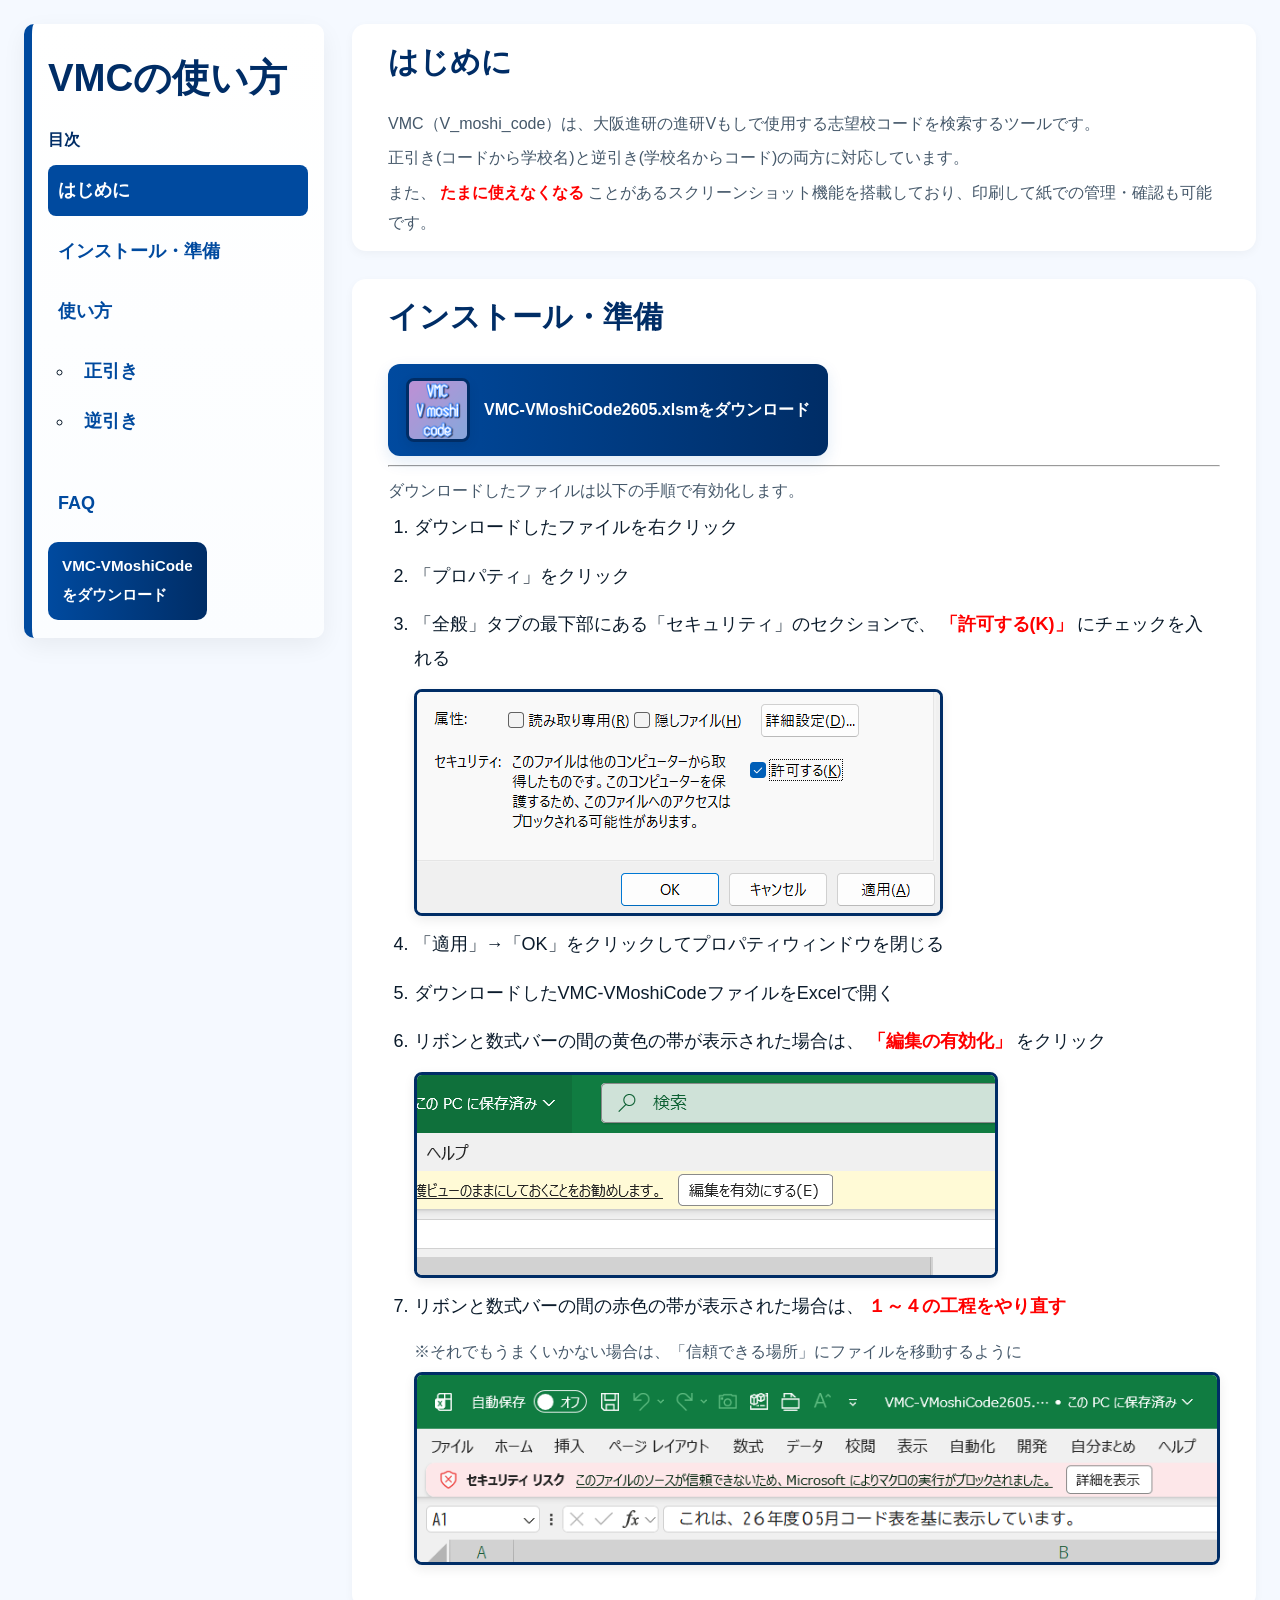
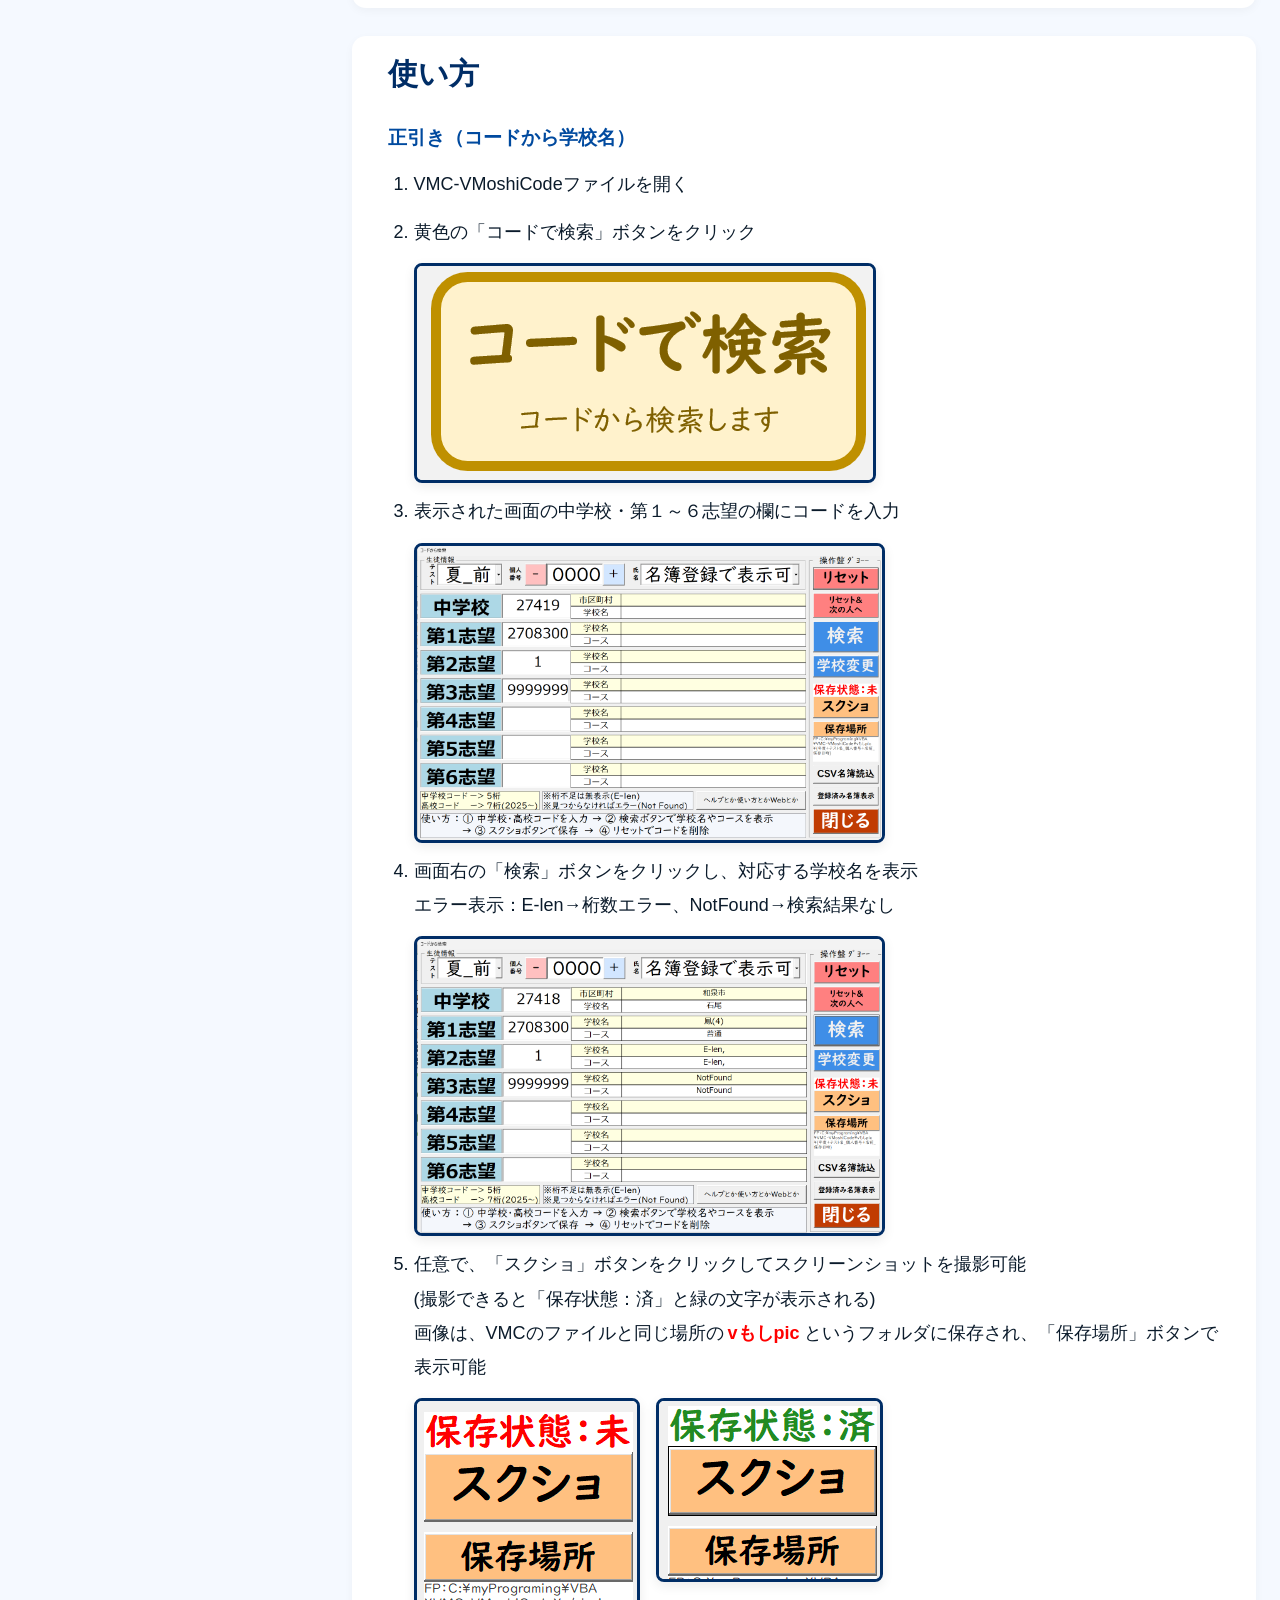
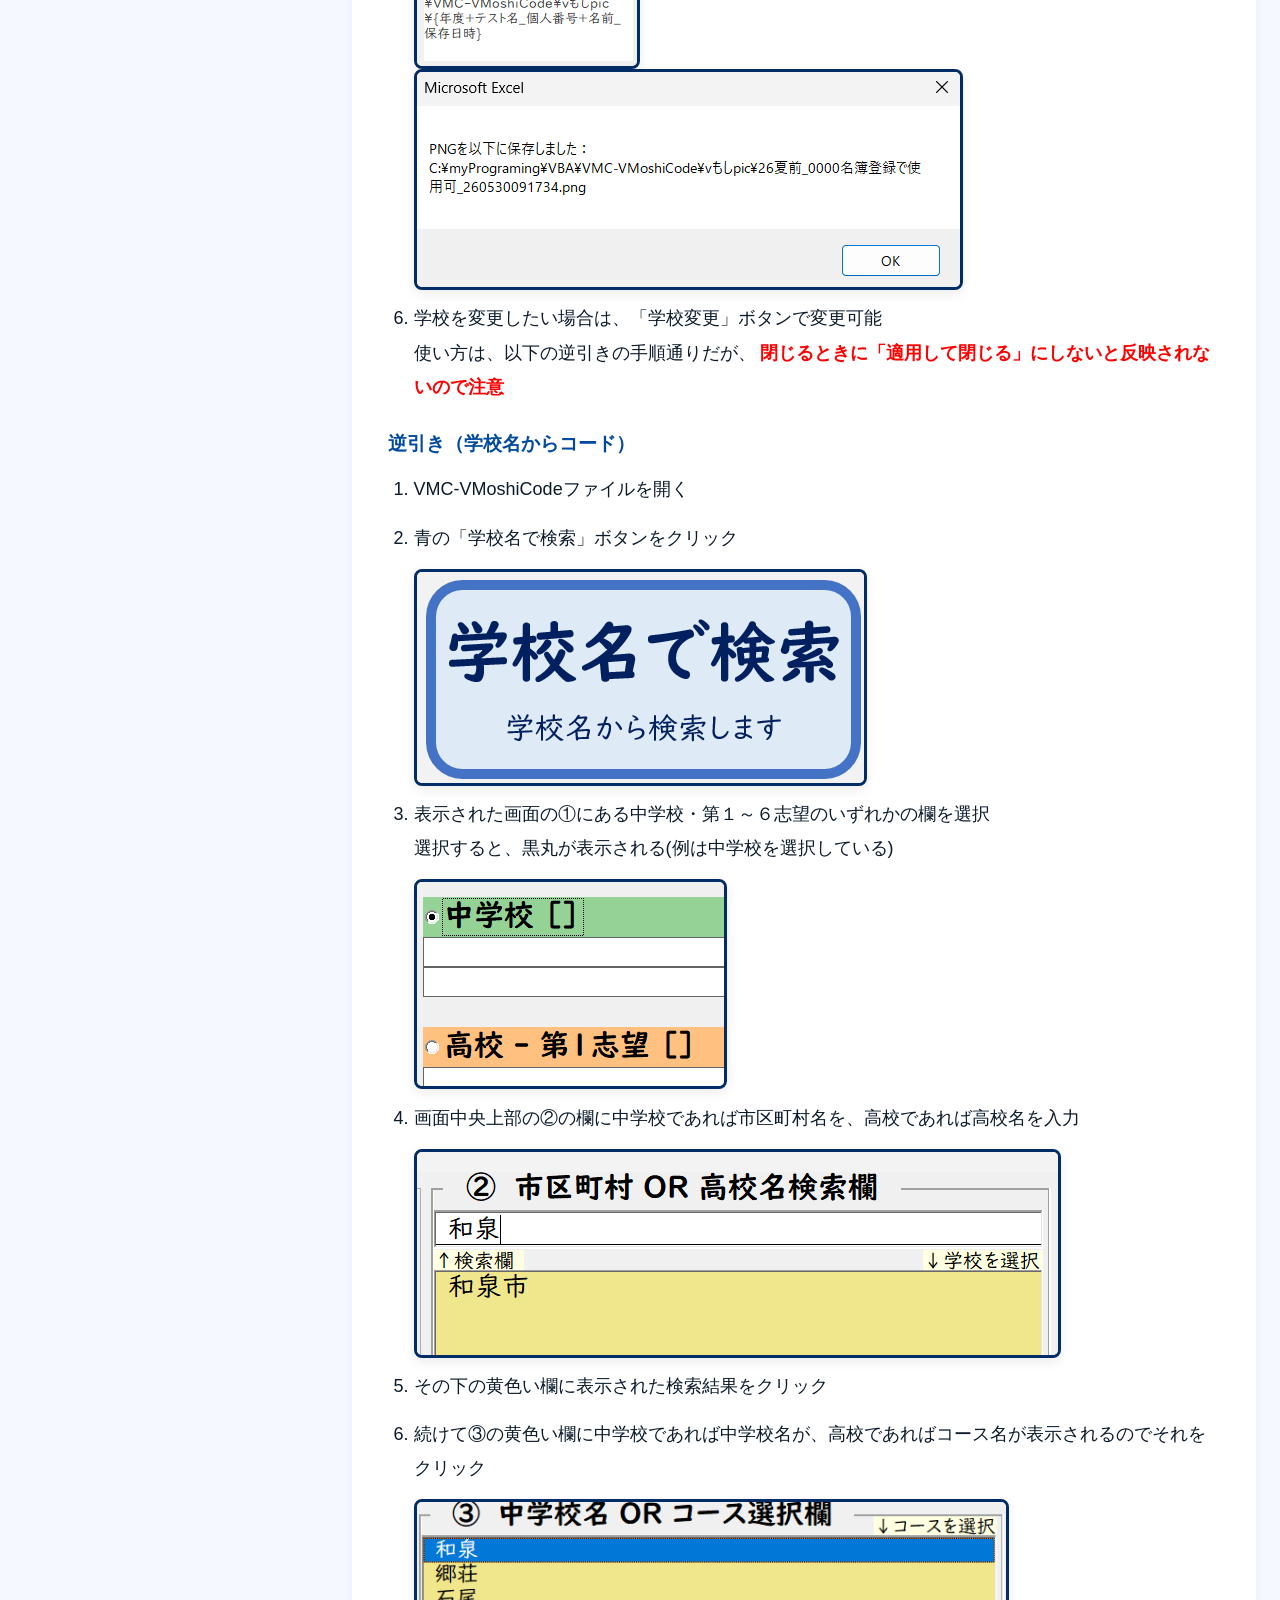
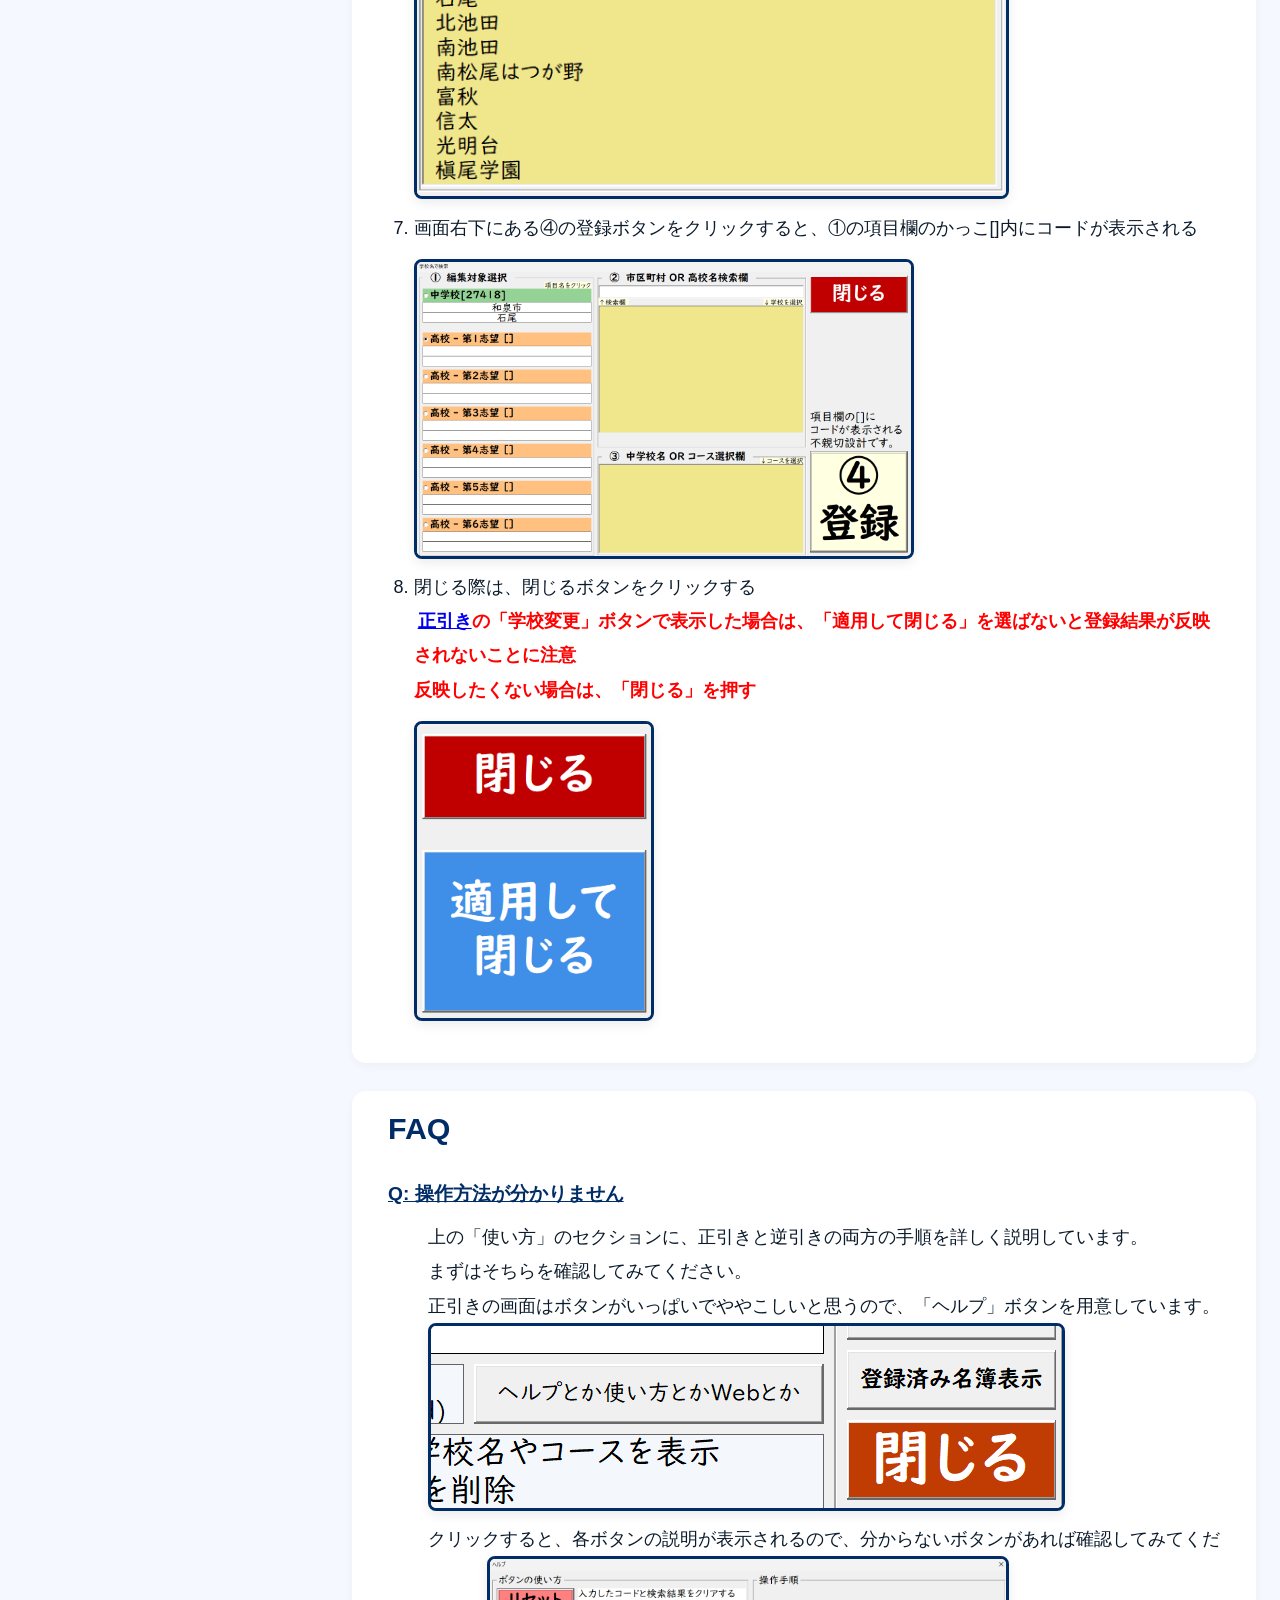
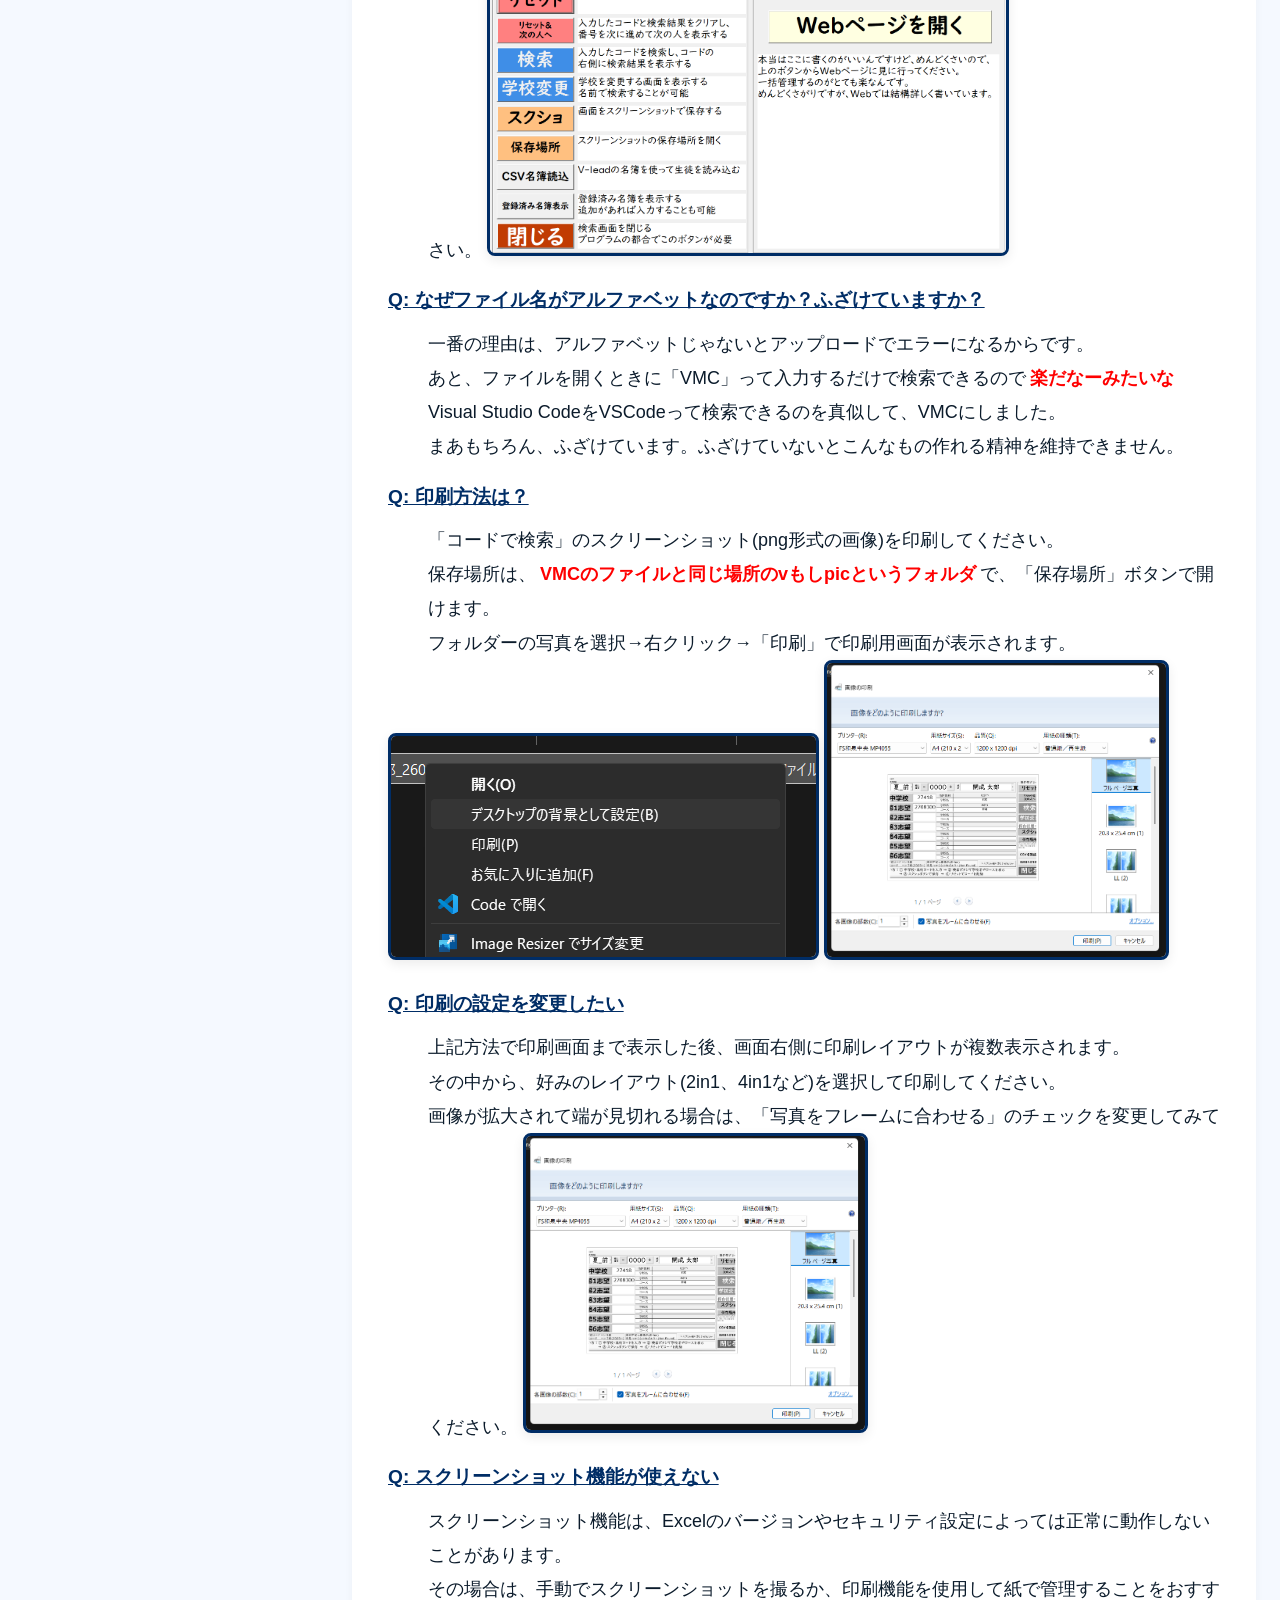
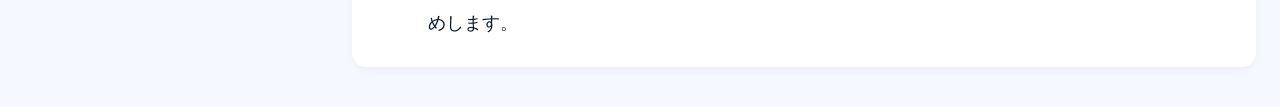
<file: docs/index.html>
<!doctype html>
<html lang="ja">

<head>
    <meta charset="UTF-8" />
    <meta name="viewport" content="width=device-width, initial-scale=1.0" />
    <link rel="icon" href="icon.png" type="image/png" />
    <link rel="stylesheet" href="style.css" />
    <title>VMCの使い方</title>
    <meta name="description" content="VMC（V_moshi_code）のダウンロード・インストール・使い方とFAQ。志望校コードの正引き・逆引きに対応しています。">
</head>

<body>
    <main id="main" role="main" tabindex="-1">

        <aside class="note note-toc" aria-labelledby="toc-label">
        <h1>VMCの使い方</h1>
            <h2 id="toc-label" class="note-title">目次</h2>
            <ul class="toc">
                <li><a href="#introduction">はじめに</a></li>
                <li><a href="#installation">インストール・準備</a></li>
                <li><a href="#usage">使い方</a></li>
                <ul>
                    <li><a href="#usage-forward">正引き</a></li>
                    <li><a href="#usage-reverse">逆引き</a></li>
                </ul>
                <li><a href="#faq">FAQ</a></li>
            </ul>
            <div class="toc-download">
                <a class="toc-download-button download-link" href="#" rel="noopener" data-link-key="vmcDownload" aria-label="VMC-VMoshiCode をダウンロード">
                    VMC-VMoshiCode<br>をダウンロード
                </a>
            </div>
        </aside>

        <article>
            <section id="introduction" aria-labelledby="h-intro">
                <h2 id="h-intro">はじめに</h2>
                <p>VMC（V_moshi_code）は、大阪進研の進研Vもしで使用する志望校コードを検索するツールです。</p>
                <p>正引き(コードから学校名)と逆引き(学校名からコード)の両方に対応しています。</p>
                <p>また、<strong>たまに使えなくなる</strong>ことがあるスクリーンショット機能を搭載しており、印刷して紙での管理・確認も可能です。</p>
            </section>

            <section id="installation" aria-labelledby="h-install">
                <h2 id="h-install">インストール・準備</h2>
                <!-- download link (managed via script) -->
                    <a class="download-link" href="#" rel="noopener" data-link-key="vmcDownload">
                        <div class="linkBox" role="link" aria-label="VMC-VMoshiCode をダウンロード">
                            <img src="icon.png" alt="VMC アイコン" />
                            <span>VMC-VMoshiCodeをダウンロード</span>
                        </div>
                    </a>
                <hr />
                <p>ダウンロードしたファイルは以下の手順で有効化します。</p>
                <ol>
                    <li>ダウンロードしたファイルを右クリック</li>
                    <li>「プロパティ」をクリック</li>
                    <li>「全般」タブの最下部にある「セキュリティ」のセクションで、<strong>「許可する(K)」</strong>にチェックを入れる</li>
                    <img src="./img/img0.png" alt="プロパティウィンドウ">
                    <li>「適用」→「OK」をクリックしてプロパティウィンドウを閉じる</li>
                    <li>ダウンロードしたVMC-VMoshiCodeファイルをExcelで開く</li>
                    <li>リボンと数式バーの間の黄色の帯が表示された場合は、<strong>「編集の有効化」</strong>をクリック</li>
                    <img src="./img/img1.png" alt="Excelのセキュリティ警告">
                    <li>リボンと数式バーの間の赤色の帯が表示された場合は、<strong>１～４の工程をやり直す</strong></li>
                    <p>※それでもうまくいかない場合は、「信頼できる場所」にファイルを移動するように</p>
                    <img src="./img/img2.png" alt="Excelのセキュリティ警告2">
                </ol>
            </section>

            <section id="usage" aria-labelledby="h-usage">
                <h2 id="h-usage">使い方</h2>
                <h3 id="usage-forward">正引き（コードから学校名）</h3>
                <ol>
                    <li>VMC-VMoshiCodeファイルを開く</li>
                    <li>黄色の「コードで検索」ボタンをクリック</li>
                    <img src="./img/img3.png" alt="コードで検索ボタン">
                    <li>表示された画面の中学校・第１～６志望の欄にコードを入力</li>
                    <img src="./img/img4.png" alt="コード入力画面">
                    <li>画面右の「検索」ボタンをクリックし、対応する学校名を表示<br>
                        エラー表示：E-len→桁数エラー、NotFound→検索結果なし</li>
                    <img src="./img/img5.png" alt="検索結果画面">
                    <li>任意で、「スクショ」ボタンをクリックしてスクリーンショットを撮影可能<br>
                        (撮影できると「保存状態：済」と緑の文字が表示される)<br>
                        画像は、VMCのファイルと同じ場所の<strong>vもしpic</strong>というフォルダに保存され、「保存場所」ボタンで表示可能</li>
                    <div class="img-group">
                        <img src="./img/img6.png" alt="保存状態：未">
                        <img src="./img/img7.png" alt="保存状態：済">
                    </div>
                    <img src="./img/img8.png" alt="保存完了メッセージ">
                    <li>学校を変更したい場合は、「学校変更」ボタンで変更可能<br>
                        使い方は、以下の逆引きの手順通りだが、<strong>閉じるときに「適用して閉じる」にしないと反映されないので注意</strong></li>
                </ol>

                <h3 id="usage-reverse">逆引き（学校名からコード）</h3>
                <ol>
                    <li>VMC-VMoshiCodeファイルを開く</li>
                    <li>青の「学校名で検索」ボタンをクリック</li>
                    <img src="./img/img9.png" alt="学校名で検索ボタン">
                    <li>表示された画面の①にある中学校・第１～６志望のいずれかの欄を選択<br>
                        選択すると、黒丸が表示される(例は中学校を選択している)</li>
                    <img src="./img/img10.png" alt="選択欄の例">
                    <li>画面中央上部の②の欄に中学校であれば市区町村名を、高校であれば高校名を入力</li>
                    <img src="./img/img11.png" alt="検索入力欄の例">
                    <li>その下の黄色い欄に表示された検索結果をクリック</li>
                    <li>続けて③の黄色い欄に中学校であれば中学校名が、高校であればコース名が表示されるのでそれをクリック</li>
                    <img src="./img/img12.png" alt="検索結果の例">
                    <li>画面右下にある④の登録ボタンをクリックすると、①の項目欄のかっこ[]内にコードが表示される</li>
                    <img src="./img/img13.png" alt="コード登録の例">
                    <li>閉じる際は、閉じるボタンをクリックする<br>
                        <strong><a href="#usage-forward">正引き</a>の「学校変更」ボタンで表示した場合は、「適用して閉じる」を選ばないと登録結果が反映されないことに注意<br>
                            反映したくない場合は、「閉じる」を押す</strong></li>
                    <img src="./img/img14.png" alt="閉じるボタンの例">
                </ol>
            </section>

            <section id="faq" aria-labelledby="h-faq">
                <h2 id="h-faq">FAQ</h2>
                <dl>
                    <dt>Q: 操作方法が分かりません</dt>
                    <dd>
                        上の「使い方」のセクションに、正引きと逆引きの両方の手順を詳しく説明しています。<br>
                        まずはそちらを確認してみてください。<br>
                        正引きの画面はボタンがいっぱいでややこしいと思うので、「ヘルプ」ボタンを用意しています。<br>
                        <img src="./img/img15.png" alt="ヘルプボタンの例"><br>
                        クリックすると、各ボタンの説明が表示されるので、分からないボタンがあれば確認してみてください。
                        <img src="./img/img16.png" alt="ヘルプ画面の例"><br>
                    </dd>

                    <dt>Q: なぜファイル名がアルファベットなのですか？ふざけていますか？</dt>
                    <dd>
                        一番の理由は、アルファベットじゃないとアップロードでエラーになるからです。<br>
                        あと、ファイルを開くときに「VMC」って入力するだけで検索できるので<strong>楽だなーみたいな</strong><br>
                        Visual Studio CodeをVSCodeって検索できるのを真似して、VMCにしました。<br>
                        まあもちろん、ふざけています。ふざけていないとこんなもの作れる精神を維持できません。
                    </dd>

                    <dt>Q: 印刷方法は？</dt>
                    <dd>
                        「コードで検索」のスクリーンショット(png形式の画像)を印刷してください。<br>
                        保存場所は、<strong>VMCのファイルと同じ場所のvもしpicというフォルダ</strong>で、「保存場所」ボタンで開けます。<br>
                        フォルダーの写真を選択→右クリック→「印刷」で印刷用画面が表示されます。
                    </dd>
                    <div>
                        <img src="./img/img17.png" alt="コンテキストメニューの例">
                        <img src="./img/img18.png" alt="印刷画面の例">
                    </div>

                    <dt>Q: 印刷の設定を変更したい</dt>
                    <dd>
                        上記方法で印刷画面まで表示した後、画面右側に印刷レイアウトが複数表示されます。<br>
                        その中から、好みのレイアウト(2in1、4in1など)を選択して印刷してください。<br>
                        画像が拡大されて端が見切れる場合は、「写真をフレームに合わせる」のチェックを変更してみてください。
                        <img src="./img/img18.png" alt="印刷画面の例">
                    </dd>

                    <dt>Q: スクリーンショット機能が使えない</dt>
                    <dd>
                        スクリーンショット機能は、Excelのバージョンやセキュリティ設定によっては正常に動作しないことがあります。<br>
                        その場合は、手動でスクリーンショットを撮るか、印刷機能を使用して紙で管理することをおすすめします。
                    </dd>
                </dl>
            </section>
        </article>

    </main>
    <script src="script.js" defer></script>
</body>

</html>
</file>
<file: docs/style.css>
/* UD-friendly blue theme for VMC */
/* Desktop-first UD-friendly blue theme for VMC */
:root{
    --color-primary: #004a9f;
    --color-primary-strong: #002d66;
    --color-bg: #f5f9ff;
    --color-surface: #ffffff;
    --text: #0b1b2b;
    --muted: #45586a;
    --radius: 12px;
    --gap: 20px;
    --base-font-size: 18px; /* 少し小さめに調整 */
}

*{box-sizing:border-box}
html,body{height:100%}

body{
    margin:0;
    font-family:-apple-system,BlinkMacSystemFont,"Hiragino Kaku Gothic ProN","メイリオ","Segoe UI",Roboto,"Noto Sans JP",sans-serif;
    font-size:var(--base-font-size);
    line-height:1.9;
    color:var(--text);
    background-color:var(--color-bg);
    -webkit-font-smoothing:antialiased;
    -moz-osx-font-smoothing:grayscale;
    padding:12px;
}

/* Container */
main{
    width:100%; /* 全幅表示に変更 */
    margin:0 auto;
    padding:12px 12px;
    display:grid;
    grid-template-columns: 300px 1fr;
    gap:28px;
}

/* Note-style table of contents (inline) */
.note{
    background:linear-gradient(180deg,#fff,#fbfdff);
    border-left:8px solid var(--color-primary);
    padding:18px 16px;
    border-radius:10px;
    box-shadow:0 8px 24px rgba(2,6,23,0.06);
    margin:0; /* グリッド内で扱うため余白は調整 */
    align-self:start;
    position:sticky;
    top:24px;
}
.note-title{margin:0 0 10px;font-size:1rem;color:var(--color-primary-strong);font-weight:700}
.note-toc .toc{display:flex;flex-direction:column;gap:10px;padding:0;margin:0;list-style:none}
.note-toc .toc li{margin:0}
.note-toc .toc a{display:block;padding:8px 10px;color:var(--color-primary);text-decoration:none;border-radius:8px;font-weight:600}
.note-toc .toc a:hover{background:rgba(0,74,159,0.06)}
.note-toc .toc a:focus-visible{outline:3px solid var(--color-primary-strong);outline-offset:3px}
.toc a.active,.toc a[aria-current="true"]{background:var(--color-primary);color:#fff}

/* Sections */
section{background:var(--color-surface);padding:28px;margin-bottom:28px;border-radius:14px;box-shadow:0 3px 10px rgba(2,6,23,0.04)}

h1{font-size:2.4rem;margin:0 0 10px;color:var(--color-primary-strong)}
h2{font-size:1.9rem;margin:0 0 18px;color:var(--color-primary-strong)}
h3{font-size:1.2rem;margin:10px 0;color:var(--color-primary)}

p{margin:0 0 4px;color:var(--muted);font-size:1rem}

/* Download link を強調 */
.linkBox{display:inline-flex;align-items:center;gap:16px;padding:16px 20px;border-radius:12px;background:linear-gradient(90deg,var(--color-primary),var(--color-primary-strong));color:#fff;box-shadow:0 8px 20px rgba(0,87,184,0.14)}
.linkBox img{width:72px;height:72px;object-fit:contain;border-radius:10px;background:rgba(255,255,255,0.06);padding:10px}
.linkBox span{font-weight:800;font-size:1.05rem}

/* セクション内を広めにして読みやすく */
section{padding:9px 36px}

/* 高さのある目次リンク */
.toc a{padding:10px 12px}

/* フォーカスとアクセシビリティの強化 */
a:focus-visible,button:focus-visible,[role="link"]:focus-visible{outline:3px solid #fff;box-shadow:0 0 0 8px rgba(0,87,184,0.12);outline-offset:3px}


/* Lists inside main */
main ol, main ul{margin:0 0 22px 1.6rem;padding-left:0}
ol li, ul li{margin-bottom:14px}

/* Download link box */
.linkBox{display:inline-flex;align-items:center;gap:14px;padding:14px 18px;border-radius:12px;background:linear-gradient(90deg,var(--color-primary),var(--color-primary-strong));color:#fff;box-shadow:0 6px 16px rgba(0,87,184,0.12)}
.linkBox img{width:64px;height:64px;object-fit:contain;border-radius:8px;background:rgba(255,255,255,0.06);padding:0px;}
.linkBox span{font-weight:700;font-size:1rem}

/* Accessible focus states */
a:focus-visible,button:focus-visible,[role="link"]:focus-visible{outline:3px solid #fff;box-shadow:0 0 0 6px rgba(0,87,184,0.12);outline-offset:3px}
.download-link:focus-visible,.linkBox:focus-visible{outline:3px solid var(--color-primary-strong);box-shadow:0 0 0 8px rgba(0,74,159,0.12);outline-offset:3px}

/* Utilities */
.sr-only{position:absolute!important;width:1px;height:1px;padding:0;margin:-1px;overflow:hidden;clip:rect(0,0,0,0);white-space:nowrap;border:0}

strong{color:red;font-weight:700;padding:0px 4px;}
dt{margin:15px 0 8px;font-size:1.2rem;font-weight:700;color:var(--color-primary-strong);text-decoration: underline;}
/* Image group */
/* 画面左上より、サイズ維持で横並びに配置、画像間は16pxのスペース、画像全体のマージンは0、引き伸ばしはしない、上に寄せる */
.img-group{display:flex;gap:16px;margin:0;align-items:flex-start}
img{max-width:100%;height:auto;max-height:300px;border: #002d66 solid 3px;border-radius:8px;box-shadow:0 4px 12px rgba(0,0,0,0.08);margin: 0}

/* TOC download button */
.toc-download{margin-top:14px}
.toc-download-button{display:inline-block;padding:10px 14px;border-radius:10px;background:linear-gradient(90deg,var(--color-primary),var(--color-primary-strong));color:#fff;text-decoration:none;font-weight:700;font-size:0.95rem}
.toc-download-button:hover{filter:brightness(1.03)}
.toc-download-button:focus-visible{outline:3px solid var(--color-primary-strong);box-shadow:0 0 0 6px rgba(0,74,159,0.12);outline-offset:3px}

/* Print */
@media print{
    body{background:#fff;color:#000}
    nav{display:none}
    section{box-shadow:none;border-radius:0}
}

@media screen and (max-width: 768px){
    body{padding:8px}
    main{grid-template-columns:1fr;padding:0;gap:16px}
    section{padding:16px 14px;margin-bottom:16px}
    .note{display:none}
    img-group{flex-direction:column;gap:12px}
}

/* Intentionally no mobile media queries — desktop-first layout */
</file>
